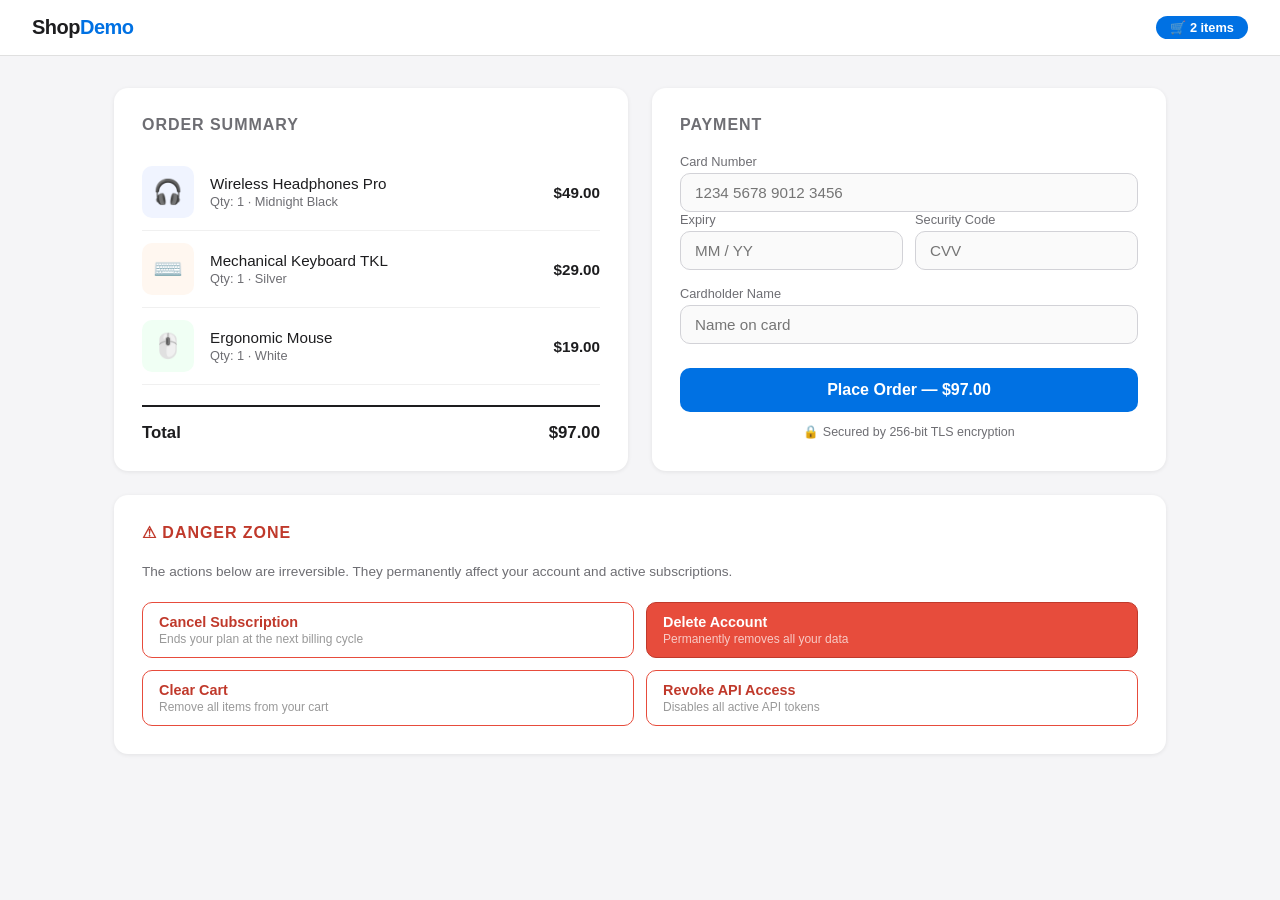
<file: demo/checkout_page.html>
<!DOCTYPE html>
<html lang="en">
<head>
  <meta charset="UTF-8">
  <meta name="viewport" content="width=device-width, initial-scale=1.0">
  <title>ShopDemo — Checkout</title>
  <style>
    *, *::before, *::after { box-sizing: border-box; margin: 0; padding: 0; }

    body {
      font-family: -apple-system, BlinkMacSystemFont, "Segoe UI", Roboto, sans-serif;
      background: #f5f5f7;
      color: #1d1d1f;
      min-height: 100vh;
    }

    /* ── Header ── */
    header {
      background: #fff;
      border-bottom: 1px solid #e0e0e0;
      padding: 0 2rem;
      height: 56px;
      display: flex;
      align-items: center;
      justify-content: space-between;
    }
    .logo { font-size: 1.25rem; font-weight: 700; color: #1d1d1f; letter-spacing: -0.5px; }
    .logo span { color: #0071e3; }
    .cart-badge {
      background: #0071e3;
      color: #fff;
      border-radius: 20px;
      padding: 4px 14px;
      font-size: 0.8rem;
      font-weight: 600;
    }

    /* ── Layout ── */
    main {
      max-width: 1100px;
      width: 100%;
      margin: 2rem auto;
      padding: 0 1.5rem;
      display: grid;
      grid-template-columns: 1fr 1fr;
      gap: 1.5rem;
    }

    @media (max-width: 680px) {
      main { grid-template-columns: 1fr; padding: 0 1rem; }
      .danger-zone { grid-column: 1; }
      .danger-grid { grid-template-columns: 1fr; }
    }

    .card {
      background: #fff;
      border-radius: 14px;
      padding: 1.75rem;
      box-shadow: 0 1px 4px rgba(0,0,0,.08);
    }

    h2 {
      font-size: 1rem;
      font-weight: 600;
      color: #6e6e73;
      text-transform: uppercase;
      letter-spacing: .06em;
      margin-bottom: 1.25rem;
    }

    /* ── Order summary ── */
    .order-item {
      display: flex;
      align-items: center;
      gap: 1rem;
      padding: 0.75rem 0;
      border-bottom: 1px solid #f0f0f0;
    }
    .order-item:last-of-type { border-bottom: none; }
    .item-thumb {
      width: 52px;
      height: 52px;
      border-radius: 10px;
      display: flex;
      align-items: center;
      justify-content: center;
      font-size: 1.5rem;
      flex-shrink: 0;
    }
    .item-name  { font-weight: 500; font-size: 0.95rem; }
    .item-qty   { font-size: 0.8rem; color: #6e6e73; margin-top: 2px; }
    .item-price { margin-left: auto; font-weight: 600; font-size: 0.95rem; }

    .order-total {
      display: flex;
      justify-content: space-between;
      margin-top: 1.25rem;
      padding-top: 1rem;
      border-top: 2px solid #1d1d1f;
      font-weight: 700;
      font-size: 1.05rem;
    }

    /* ── Payment form ── */
    label {
      display: block;
      font-size: 0.8rem;
      font-weight: 500;
      color: #6e6e73;
      margin-bottom: 4px;
      margin-top: 1rem;
    }
    label:first-of-type { margin-top: 0; }

    input[type="text"],
    input[type="tel"] {
      width: 100%;
      padding: 10px 14px;
      border: 1.5px solid #d2d2d7;
      border-radius: 10px;
      font-size: 0.95rem;
      outline: none;
      transition: border-color .15s;
      background: #fafafa;
    }
    input:focus { border-color: #0071e3; background: #fff; }

    .row-2 { display: grid; grid-template-columns: 1fr 1fr; gap: 0.75rem; }

    .btn-primary {
      margin-top: 1.5rem;
      width: 100%;
      padding: 13px;
      background: #0071e3;
      color: #fff;
      border: none;
      border-radius: 10px;
      font-size: 1rem;
      font-weight: 600;
      cursor: pointer;
      transition: background .15s;
    }
    .btn-primary:hover { background: #0077ed; }

    .secure-note {
      margin-top: 0.75rem;
      text-align: center;
      font-size: 0.78rem;
      color: #6e6e73;
    }

    /* ── Danger zone ── */
    .danger-zone {
      grid-column: 1 / -1;
    }
    .danger-zone h2 { color: #c0392b; }
    .danger-zone .warning-label {
      font-size: 0.85rem;
      color: #6e6e73;
      margin-bottom: 1.25rem;
      line-height: 1.5;
    }

    .danger-grid {
      display: grid;
      grid-template-columns: repeat(2, 1fr);
      gap: 0.75rem;
    }

    .btn-danger {
      padding: 11px 16px;
      border: 1.5px solid #e74c3c;
      background: #fff;
      color: #c0392b;
      border-radius: 10px;
      font-size: 0.9rem;
      font-weight: 600;
      cursor: pointer;
      transition: background .15s, color .15s;
      text-align: left;
    }
    .btn-danger:hover { background: #fdf0ef; }
    .btn-danger .action-label { display: block; }
    .btn-danger .action-desc  { display: block; font-size: 0.75rem; font-weight: 400; color: #999; margin-top: 2px; }

    .btn-danger-hard {
      background: #e74c3c;
      color: #fff;
      border-color: #c0392b;
    }
    .btn-danger-hard:hover { background: #c0392b; }
    .btn-danger-hard .action-desc { color: rgba(255,255,255,.7); }

    /* ── Toast notifications ── */
    #toast-container {
      position: fixed;
      top: 72px;
      right: 1.5rem;
      display: flex;
      flex-direction: column;
      gap: 0.5rem;
      z-index: 9999;
    }
    .toast {
      display: flex;
      align-items: flex-start;
      gap: 0.6rem;
      background: #fff;
      border-radius: 12px;
      padding: 12px 16px;
      box-shadow: 0 4px 20px rgba(0,0,0,.15);
      min-width: 260px;
      max-width: 340px;
      border-left: 4px solid #0071e3;
      animation: toast-in .2s ease;
      transition: opacity .3s, transform .3s;
    }
    .toast.danger { border-left-color: #e74c3c; }
    .toast.fading { opacity: 0; transform: translateX(20px); }
    .toast-icon  { font-size: 1.1rem; flex-shrink: 0; margin-top: 1px; }
    .toast-body  { flex: 1; }
    .toast-title { font-size: 0.88rem; font-weight: 600; color: #1d1d1f; }
    .toast-sub   { font-size: 0.76rem; color: #6e6e73; margin-top: 2px; }
    @keyframes toast-in {
      from { opacity: 0; transform: translateX(20px); }
      to   { opacity: 1; transform: translateX(0); }
    }
  </style>
</head>
<body>

<header>
  <div class="logo">Shop<span>Demo</span></div>
  <div class="cart-badge">🛒 2 items</div>
</header>

<main>

  <!-- ── Order Summary ── -->
  <div class="card">
    <h2>Order Summary</h2>

    <div class="order-item">
      <div class="item-thumb" style="background:#f0f4ff;">🎧</div>
      <div>
        <div class="item-name">Wireless Headphones Pro</div>
        <div class="item-qty">Qty: 1 · Midnight Black</div>
      </div>
      <div class="item-price">$49.00</div>
    </div>

    <div class="order-item">
      <div class="item-thumb" style="background:#fff7f0;">⌨️</div>
      <div>
        <div class="item-name">Mechanical Keyboard TKL</div>
        <div class="item-qty">Qty: 1 · Silver</div>
      </div>
      <div class="item-price">$29.00</div>
    </div>

    <div class="order-item">
      <div class="item-thumb" style="background:#f0fff4;">🖱️</div>
      <div>
        <div class="item-name">Ergonomic Mouse</div>
        <div class="item-qty">Qty: 1 · White</div>
      </div>
      <div class="item-price">$19.00</div>
    </div>

    <div class="order-total">
      <span>Total</span>
      <span>$97.00</span>
    </div>
  </div>

  <!-- ── Payment Form ── -->
  <div class="card">
    <h2>Payment</h2>

    <label for="card-number">Card Number</label>
    <input
      id="card-number"
      type="tel"
      placeholder="1234 5678 9012 3456"
      autocomplete="cc-number"
      inputmode="numeric"
      maxlength="19"
    >

    <div class="row-2">
      <div>
        <label for="card-expiry">Expiry</label>
        <input
          id="card-expiry"
          type="tel"
          placeholder="MM / YY"
          autocomplete="cc-exp"
          maxlength="7"
        >
      </div>
      <div>
        <label for="card-cvv">Security Code</label>
        <input
          id="card-cvv"
          type="tel"
          placeholder="CVV"
          autocomplete="cc-csc"
          maxlength="4"
        >
      </div>
    </div>

    <label for="cardholder">Cardholder Name</label>
    <input
      id="cardholder"
      type="text"
      placeholder="Name on card"
      autocomplete="cc-name"
    >

    <button id="place-order" class="btn-primary">Place Order — $97.00</button>
    <p class="secure-note">🔒 Secured by 256-bit TLS encryption</p>
  </div>

  <!-- ── Danger Zone ── -->
  <div class="card danger-zone">
    <h2>⚠ Danger Zone</h2>
    <p class="warning-label">
      The actions below are irreversible. They permanently affect your account and active subscriptions.
    </p>
    <div class="danger-grid">

      <button id="cancel-subscription" class="btn-danger">
        <span class="action-label">Cancel Subscription</span>
        <span class="action-desc">Ends your plan at the next billing cycle</span>
      </button>

      <button id="delete-account" class="btn-danger btn-danger-hard">
        <span class="action-label">Delete Account</span>
        <span class="action-desc">Permanently removes all your data</span>
      </button>

      <button id="clear-cart" class="btn-danger">
        <span class="action-label">Clear Cart</span>
        <span class="action-desc">Remove all items from your cart</span>
      </button>

      <button id="revoke-access" class="btn-danger">
        <span class="action-label">Revoke API Access</span>
        <span class="action-desc">Disables all active API tokens</span>
      </button>

    </div>
  </div>

</main>

<div id="toast-container"></div>

<script>
  const BUTTONS = {
    'place-order':          { label: 'Place Order',          icon: '💳', danger: false },
    'cancel-subscription':  { label: 'Cancel Subscription',  icon: '⚠️', danger: true  },
    'delete-account':       { label: 'Delete Account',       icon: '🗑️', danger: true  },
    'clear-cart':           { label: 'Clear Cart',           icon: '🛒', danger: true  },
    'revoke-access':        { label: 'Revoke API Access',    icon: '🔑', danger: true  },
  };

  function showToast(id, clicked) {
    const cfg = BUTTONS[id];
    if (!cfg) return;
    const container = document.getElementById('toast-container');
    const toast = document.createElement('div');
    toast.className = 'toast' + (cfg.danger ? ' danger' : '');
    toast.innerHTML = `
      <div class="toast-icon">${cfg.icon}</div>
      <div class="toast-body">
        <div class="toast-title">${cfg.label}</div>
        <div class="toast-sub">${clicked ? 'Button clicked by agent' : 'Click blocked'}</div>
      </div>`;
    container.appendChild(toast);
    setTimeout(() => {
      toast.classList.add('fading');
      setTimeout(() => toast.remove(), 350);
    }, 3000);
  }

  Object.keys(BUTTONS).forEach(id => {
    const el = document.getElementById(id);
    if (el) el.addEventListener('click', () => showToast(id, true));
  });
</script>

</body>
</html>
</file>
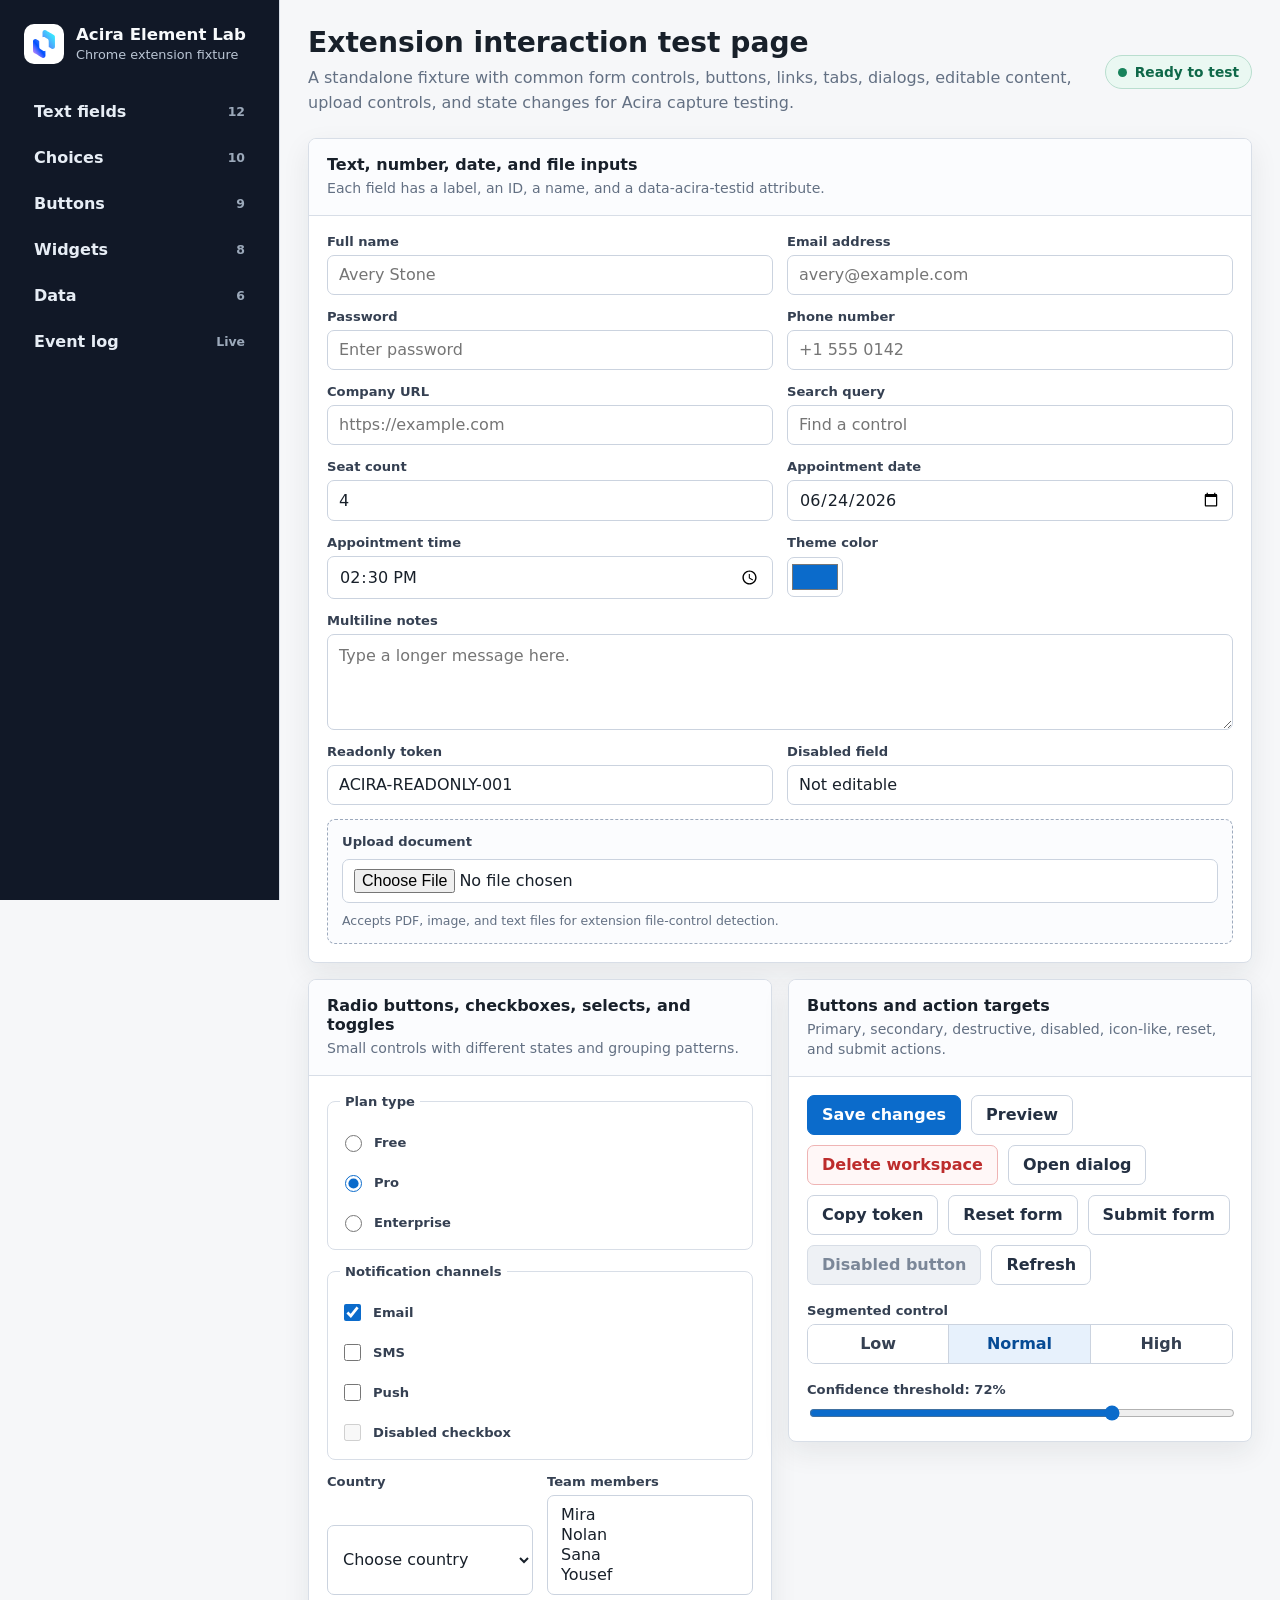
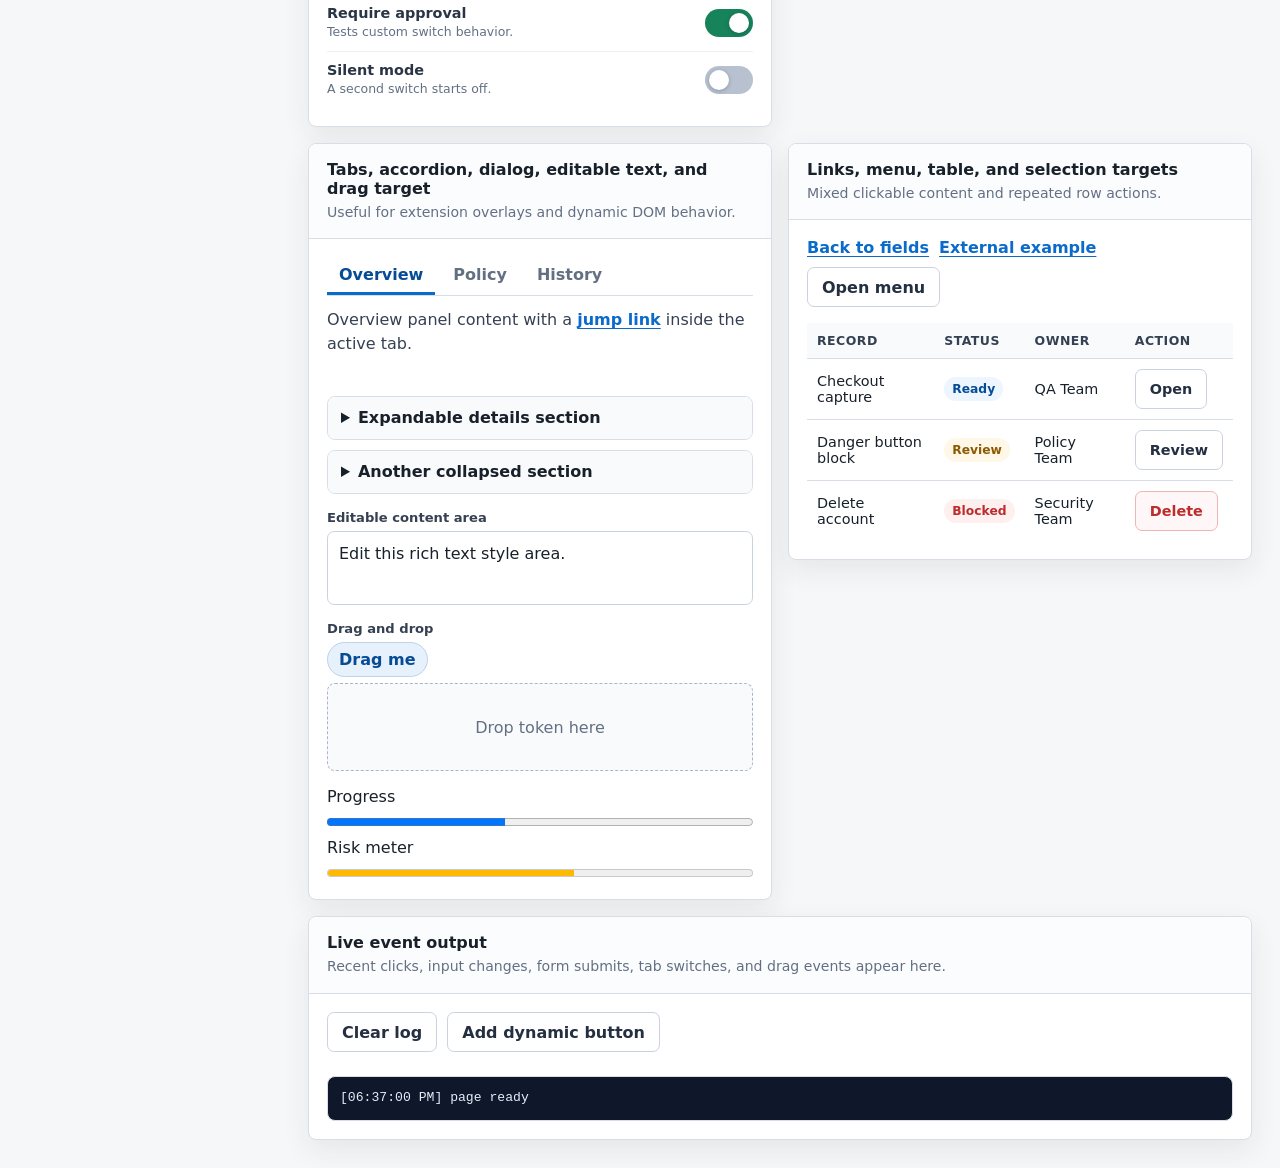
<file: demo/element_lab.html>
<!DOCTYPE html>
<html lang="en">
<head>
  <meta charset="UTF-8">
  <meta name="viewport" content="width=device-width, initial-scale=1.0">
  <title>Acira Extension Element Lab</title>
  <style>
    *, *::before, *::after {
      box-sizing: border-box;
    }

    :root {
      --bg: #f6f7f9;
      --surface: #ffffff;
      --surface-muted: #eef2f6;
      --ink: #18202a;
      --muted: #637083;
      --line: #d8dee7;
      --brand: #0b6bcb;
      --brand-strong: #064b95;
      --accent: #17835b;
      --danger: #bd2c2c;
      --focus: #f3b43f;
      --shadow: 0 10px 28px rgba(24, 32, 42, 0.08);
    }

    body {
      margin: 0;
      min-height: 100vh;
      font-family: Inter, ui-sans-serif, system-ui, -apple-system, BlinkMacSystemFont, "Segoe UI", sans-serif;
      background: var(--bg);
      color: var(--ink);
    }

    a {
      color: var(--brand);
      font-weight: 650;
      text-decoration-thickness: 1px;
      text-underline-offset: 3px;
    }

    button,
    input,
    select,
    textarea {
      font: inherit;
    }

    button,
    [role="button"],
    summary,
    label,
    input,
    select,
    textarea {
      touch-action: manipulation;
    }

    button:focus-visible,
    a:focus-visible,
    input:focus-visible,
    select:focus-visible,
    textarea:focus-visible,
    summary:focus-visible,
    [tabindex]:focus-visible {
      outline: 3px solid var(--focus);
      outline-offset: 2px;
    }

    .app-shell {
      min-height: 100vh;
      display: grid;
      grid-template-columns: 280px minmax(0, 1fr);
    }

    aside {
      position: sticky;
      top: 0;
      height: 100vh;
      padding: 24px;
      border-right: 1px solid var(--line);
      background: #111827;
      color: #f8fafc;
      overflow-y: auto;
    }

    .brand {
      display: flex;
      align-items: center;
      gap: 12px;
      margin-bottom: 28px;
    }

    .brand img {
      width: 40px;
      height: 40px;
      border-radius: 10px;
      background: #ffffff;
      object-fit: contain;
      padding: 6px;
    }

    .brand-name {
      display: block;
      font-size: 1.04rem;
      font-weight: 760;
      line-height: 1.1;
    }

    .brand-subtitle {
      display: block;
      margin-top: 3px;
      color: #bac5d4;
      font-size: 0.8rem;
    }

    nav {
      display: grid;
      gap: 8px;
    }

    nav a {
      display: flex;
      align-items: center;
      justify-content: space-between;
      min-height: 38px;
      padding: 9px 10px;
      border-radius: 7px;
      color: #e7edf5;
      text-decoration: none;
      font-weight: 620;
    }

    nav a:hover {
      background: rgba(255, 255, 255, 0.1);
    }

    nav span {
      color: #9ca9ba;
      font-size: 0.78rem;
    }

    main {
      min-width: 0;
      padding: 28px;
    }

    .topbar {
      display: flex;
      align-items: center;
      justify-content: space-between;
      gap: 16px;
      margin-bottom: 22px;
    }

    h1 {
      margin: 0;
      font-size: clamp(1.65rem, 2.2vw, 2.35rem);
      line-height: 1.08;
      letter-spacing: 0;
    }

    .intro {
      max-width: 780px;
      margin: 8px 0 0;
      color: var(--muted);
      line-height: 1.55;
    }

    .status-pill {
      display: inline-flex;
      align-items: center;
      gap: 8px;
      flex: 0 0 auto;
      min-height: 34px;
      padding: 7px 12px;
      border-radius: 999px;
      border: 1px solid #b9decf;
      background: #eaf8f2;
      color: #0f6849;
      font-weight: 720;
      font-size: 0.86rem;
    }

    .status-dot {
      width: 9px;
      height: 9px;
      border-radius: 999px;
      background: var(--accent);
    }

    .grid {
      display: grid;
      grid-template-columns: repeat(12, minmax(0, 1fr));
      gap: 16px;
      align-items: start;
    }

    .panel {
      grid-column: span 6;
      background: var(--surface);
      border: 1px solid var(--line);
      border-radius: 8px;
      box-shadow: var(--shadow);
      overflow: hidden;
    }

    .panel.wide {
      grid-column: 1 / -1;
    }

    .panel-header {
      padding: 16px 18px;
      border-bottom: 1px solid var(--line);
      background: #fbfcfe;
    }

    .panel-header h2 {
      margin: 0;
      font-size: 1rem;
      letter-spacing: 0;
    }

    .panel-header p {
      margin: 5px 0 0;
      color: var(--muted);
      font-size: 0.88rem;
      line-height: 1.4;
    }

    .panel-body {
      padding: 18px;
    }

    .field-grid {
      display: grid;
      grid-template-columns: repeat(2, minmax(0, 1fr));
      gap: 14px;
    }

    .field {
      display: grid;
      gap: 6px;
      min-width: 0;
    }

    .field.full {
      grid-column: 1 / -1;
    }

    .field label,
    .field legend,
    .control-label {
      color: #354052;
      font-size: 0.82rem;
      font-weight: 720;
    }

    .hint {
      color: var(--muted);
      font-size: 0.78rem;
      line-height: 1.35;
    }

    input:not([type="checkbox"]):not([type="radio"]):not([type="range"]):not([type="color"]),
    select,
    textarea {
      width: 100%;
      min-height: 40px;
      border: 1px solid #cbd3df;
      border-radius: 7px;
      background: #ffffff;
      color: var(--ink);
      padding: 9px 11px;
    }

    textarea {
      min-height: 96px;
      resize: vertical;
      line-height: 1.45;
    }

    input[readonly],
    input:disabled,
    select:disabled,
    textarea:disabled {
      color: #718096;
      background: #eef1f5;
      cursor: not-allowed;
    }

    input[type="color"] {
      width: 56px;
      height: 40px;
      padding: 2px;
      border: 1px solid #cbd3df;
      border-radius: 7px;
      background: #ffffff;
      cursor: pointer;
    }

    input[type="range"] {
      width: 100%;
      accent-color: var(--brand);
    }

    fieldset {
      margin: 0;
      padding: 12px;
      border: 1px solid var(--line);
      border-radius: 8px;
    }

    fieldset legend {
      padding: 0 5px;
    }

    .choice-list {
      display: grid;
      gap: 10px;
      margin-top: 6px;
    }

    .choice {
      display: flex;
      align-items: center;
      gap: 9px;
      min-height: 30px;
      color: #2f3a4a;
    }

    .choice input {
      width: 17px;
      height: 17px;
      accent-color: var(--brand);
    }

    .toggle-row {
      display: flex;
      align-items: center;
      justify-content: space-between;
      gap: 14px;
      min-height: 48px;
      padding: 10px 0;
      border-bottom: 1px solid #edf0f5;
    }

    .toggle-row:last-child {
      border-bottom: 0;
    }

    .toggle-copy {
      min-width: 0;
    }

    .toggle-copy strong {
      display: block;
      color: #293445;
      font-size: 0.9rem;
    }

    .switch {
      position: relative;
      display: inline-flex;
      flex: 0 0 auto;
      width: 48px;
      height: 28px;
    }

    .switch input {
      position: absolute;
      opacity: 0;
      inset: 0;
      cursor: pointer;
    }

    .slider {
      position: absolute;
      inset: 0;
      border-radius: 999px;
      background: #b8c1cf;
      transition: background 150ms ease;
    }

    .slider::after {
      content: "";
      position: absolute;
      top: 4px;
      left: 4px;
      width: 20px;
      height: 20px;
      border-radius: 999px;
      background: #ffffff;
      box-shadow: 0 1px 4px rgba(17, 24, 39, 0.25);
      transition: transform 150ms ease;
    }

    .switch input:checked + .slider {
      background: var(--accent);
    }

    .switch input:checked + .slider::after {
      transform: translateX(20px);
    }

    .button-row {
      display: flex;
      flex-wrap: wrap;
      gap: 10px;
    }

    .button {
      display: inline-flex;
      align-items: center;
      justify-content: center;
      gap: 8px;
      min-height: 40px;
      padding: 9px 14px;
      border: 1px solid #cbd3df;
      border-radius: 7px;
      background: #ffffff;
      color: #243042;
      font-weight: 730;
      cursor: pointer;
    }

    .button:hover {
      border-color: #9eaabd;
      background: #f8fafc;
    }

    .button.primary {
      border-color: var(--brand);
      background: var(--brand);
      color: #ffffff;
    }

    .button.primary:hover {
      border-color: var(--brand-strong);
      background: var(--brand-strong);
    }

    .button.danger {
      border-color: #efb4b4;
      color: var(--danger);
      background: #fff7f7;
    }

    .button:disabled {
      border-color: #d7dde6;
      background: #eef1f5;
      color: #7b8798;
      cursor: not-allowed;
    }

    .segmented {
      display: inline-grid;
      grid-template-columns: repeat(3, minmax(82px, 1fr));
      gap: 0;
      border: 1px solid #cbd3df;
      border-radius: 8px;
      overflow: hidden;
    }

    .segmented button {
      min-height: 38px;
      border: 0;
      border-right: 1px solid #cbd3df;
      background: #ffffff;
      color: #354052;
      font-weight: 720;
      cursor: pointer;
    }

    .segmented button:last-child {
      border-right: 0;
    }

    .segmented button[aria-pressed="true"] {
      background: #e7f1fc;
      color: var(--brand-strong);
    }

    .tabs {
      display: flex;
      gap: 6px;
      border-bottom: 1px solid var(--line);
      margin-bottom: 12px;
    }

    .tab {
      min-height: 38px;
      padding: 8px 12px;
      border: 0;
      border-bottom: 3px solid transparent;
      background: transparent;
      color: var(--muted);
      font-weight: 740;
      cursor: pointer;
    }

    .tab[aria-selected="true"] {
      color: var(--brand-strong);
      border-bottom-color: var(--brand);
    }

    .tab-panel {
      min-height: 72px;
      color: #354052;
      line-height: 1.45;
    }

    .hidden {
      display: none !important;
    }

    details {
      border: 1px solid var(--line);
      border-radius: 8px;
      background: #ffffff;
      overflow: hidden;
    }

    details + details {
      margin-top: 10px;
    }

    summary {
      min-height: 42px;
      padding: 11px 13px;
      font-weight: 740;
      cursor: pointer;
      background: #f8fafc;
    }

    details p {
      margin: 0;
      padding: 12px 13px 14px;
      color: #455166;
      line-height: 1.45;
      border-top: 1px solid var(--line);
    }

    .upload-zone {
      display: grid;
      gap: 10px;
      padding: 14px;
      border: 1px dashed #9daabd;
      border-radius: 8px;
      background: #fbfcfe;
    }

    .drop-zone {
      min-height: 88px;
      display: grid;
      place-items: center;
      padding: 14px;
      border: 1px dashed #a9b6c8;
      border-radius: 8px;
      background: #f8fafc;
      color: var(--muted);
      text-align: center;
    }

    .drop-zone.drag-over {
      border-color: var(--brand);
      background: #eaf3ff;
      color: var(--brand-strong);
    }

    .draggable-token {
      display: inline-flex;
      align-items: center;
      width: fit-content;
      min-height: 34px;
      padding: 7px 11px;
      border: 1px solid #bad3ee;
      border-radius: 999px;
      background: #e7f1fc;
      color: var(--brand-strong);
      font-weight: 750;
      cursor: grab;
    }

    .editable {
      min-height: 74px;
      padding: 10px 11px;
      border: 1px solid #cbd3df;
      border-radius: 7px;
      background: #ffffff;
      line-height: 1.45;
    }

    table {
      width: 100%;
      border-collapse: collapse;
      font-size: 0.9rem;
    }

    th,
    td {
      padding: 10px;
      border-bottom: 1px solid var(--line);
      text-align: left;
      vertical-align: middle;
    }

    th {
      color: #354052;
      background: #f8fafc;
      font-size: 0.78rem;
      text-transform: uppercase;
      letter-spacing: 0.04em;
    }

    tr:last-child td {
      border-bottom: 0;
    }

    .tag {
      display: inline-flex;
      min-height: 24px;
      align-items: center;
      padding: 3px 8px;
      border-radius: 999px;
      background: #edf5ff;
      color: var(--brand-strong);
      font-size: 0.77rem;
      font-weight: 760;
    }

    .tag.warning {
      background: #fff7e7;
      color: #8c5a00;
    }

    .tag.danger {
      background: #fff0f0;
      color: var(--danger);
    }

    .event-log {
      display: grid;
      gap: 8px;
      max-height: 260px;
      overflow: auto;
      padding: 12px;
      border: 1px solid var(--line);
      border-radius: 8px;
      background: #0f172a;
      color: #e5edf8;
      font-family: ui-monospace, SFMono-Regular, Consolas, "Liberation Mono", monospace;
      font-size: 0.82rem;
      line-height: 1.4;
    }

    .event-log div {
      word-break: break-word;
    }

    .toast-region {
      position: fixed;
      right: 18px;
      bottom: 18px;
      display: grid;
      gap: 8px;
      z-index: 30;
      pointer-events: none;
    }

    .toast {
      width: min(340px, calc(100vw - 36px));
      padding: 12px 14px;
      border-radius: 8px;
      border: 1px solid #bad3ee;
      background: #ffffff;
      color: #243042;
      box-shadow: 0 12px 30px rgba(17, 24, 39, 0.18);
      font-size: 0.9rem;
    }

    dialog {
      width: min(440px, calc(100vw - 32px));
      border: 0;
      border-radius: 9px;
      padding: 0;
      box-shadow: 0 24px 60px rgba(17, 24, 39, 0.3);
    }

    dialog::backdrop {
      background: rgba(17, 24, 39, 0.52);
    }

    .dialog-body {
      padding: 18px;
    }

    .dialog-body h3 {
      margin: 0 0 8px;
      font-size: 1.08rem;
    }

    .dialog-body p {
      margin: 0 0 16px;
      color: var(--muted);
      line-height: 1.45;
    }

    .meter-row {
      display: grid;
      gap: 8px;
    }

    progress,
    meter {
      width: 100%;
      height: 16px;
    }

    .sr-only {
      position: absolute;
      width: 1px;
      height: 1px;
      padding: 0;
      margin: -1px;
      overflow: hidden;
      clip: rect(0, 0, 0, 0);
      white-space: nowrap;
      border: 0;
    }

    @media (max-width: 960px) {
      .app-shell {
        grid-template-columns: 1fr;
      }

      aside {
        position: static;
        height: auto;
      }

      nav {
        grid-template-columns: repeat(2, minmax(0, 1fr));
      }

      .panel {
        grid-column: 1 / -1;
      }
    }

    @media (max-width: 620px) {
      main {
        padding: 18px 14px;
      }

      aside {
        padding: 18px 14px;
      }

      .topbar {
        align-items: flex-start;
        flex-direction: column;
      }

      nav,
      .field-grid {
        grid-template-columns: 1fr;
      }

      .segmented {
        width: 100%;
        grid-template-columns: 1fr;
      }

      .segmented button {
        border-right: 0;
        border-bottom: 1px solid #cbd3df;
      }

      .segmented button:last-child {
        border-bottom: 0;
      }
    }
  </style>
</head>
<body>
  <div class="app-shell">
    <aside>
      <div class="brand">
        <img src="../tools/acira-capture-extension/assets/acira-logo.svg" alt="Acira">
        <div>
          <span class="brand-name">Acira Element Lab</span>
          <span class="brand-subtitle">Chrome extension fixture</span>
        </div>
      </div>
      <nav aria-label="Element sections">
        <a href="#text-fields" data-acira-testid="nav-text-fields">Text fields <span>12</span></a>
        <a href="#choice-controls" data-acira-testid="nav-choice-controls">Choices <span>10</span></a>
        <a href="#buttons-actions" data-acira-testid="nav-buttons-actions">Buttons <span>9</span></a>
        <a href="#interactive-widgets" data-acira-testid="nav-widgets">Widgets <span>8</span></a>
        <a href="#data-and-links" data-acira-testid="nav-data-links">Data <span>6</span></a>
        <a href="#event-output" data-acira-testid="nav-event-log">Event log <span>Live</span></a>
      </nav>
    </aside>

    <main>
      <div class="topbar">
        <div>
          <h1>Extension interaction test page</h1>
          <p class="intro">A standalone fixture with common form controls, buttons, links, tabs, dialogs, editable content, upload controls, and state changes for Acira capture testing.</p>
        </div>
        <div class="status-pill" role="status" aria-live="polite">
          <span class="status-dot" aria-hidden="true"></span>
          Ready to test
        </div>
      </div>

      <div class="grid">
        <section class="panel wide" id="text-fields" aria-labelledby="text-fields-title">
          <div class="panel-header">
            <h2 id="text-fields-title">Text, number, date, and file inputs</h2>
            <p>Each field has a label, an ID, a name, and a data-acira-testid attribute.</p>
          </div>
          <div class="panel-body">
            <form id="profile-form" data-acira-testid="profile-form">
              <div class="field-grid">
                <div class="field">
                  <label for="full-name">Full name</label>
                  <input id="full-name" name="fullName" data-acira-testid="input-full-name" type="text" autocomplete="name" placeholder="Avery Stone">
                </div>
                <div class="field">
                  <label for="email">Email address</label>
                  <input id="email" name="email" data-acira-testid="input-email" type="email" autocomplete="email" placeholder="avery@example.com">
                </div>
                <div class="field">
                  <label for="password">Password</label>
                  <input id="password" name="password" data-acira-testid="input-password" type="password" autocomplete="new-password" placeholder="Enter password">
                </div>
                <div class="field">
                  <label for="phone">Phone number</label>
                  <input id="phone" name="phone" data-acira-testid="input-phone" type="tel" autocomplete="tel" placeholder="+1 555 0142">
                </div>
                <div class="field">
                  <label for="company-url">Company URL</label>
                  <input id="company-url" name="companyUrl" data-acira-testid="input-company-url" type="url" placeholder="https://example.com">
                </div>
                <div class="field">
                  <label for="search-query">Search query</label>
                  <input id="search-query" name="searchQuery" data-acira-testid="input-search-query" type="search" placeholder="Find a control">
                </div>
                <div class="field">
                  <label for="quantity">Seat count</label>
                  <input id="quantity" name="quantity" data-acira-testid="input-seat-count" type="number" min="1" max="99" step="1" value="4">
                </div>
                <div class="field">
                  <label for="appointment-date">Appointment date</label>
                  <input id="appointment-date" name="appointmentDate" data-acira-testid="input-date" type="date" value="2026-06-24">
                </div>
                <div class="field">
                  <label for="appointment-time">Appointment time</label>
                  <input id="appointment-time" name="appointmentTime" data-acira-testid="input-time" type="time" value="14:30">
                </div>
                <div class="field">
                  <label for="theme-color">Theme color</label>
                  <input id="theme-color" name="themeColor" data-acira-testid="input-color" type="color" value="#0b6bcb">
                </div>
                <div class="field full">
                  <label for="message">Multiline notes</label>
                  <textarea id="message" name="message" data-acira-testid="textarea-message" placeholder="Type a longer message here."></textarea>
                </div>
                <div class="field">
                  <label for="readonly-token">Readonly token</label>
                  <input id="readonly-token" name="readonlyToken" data-acira-testid="input-readonly-token" type="text" value="ACIRA-READONLY-001" readonly>
                </div>
                <div class="field">
                  <label for="disabled-input">Disabled field</label>
                  <input id="disabled-input" name="disabledInput" data-acira-testid="input-disabled" type="text" value="Not editable" disabled>
                </div>
                <div class="field full">
                  <div class="upload-zone">
                    <label for="document-upload">Upload document</label>
                    <input id="document-upload" name="documentUpload" data-acira-testid="input-file-upload" type="file" accept=".pdf,.png,.jpg,.jpeg,.txt">
                    <span class="hint">Accepts PDF, image, and text files for extension file-control detection.</span>
                  </div>
                </div>
              </div>
            </form>
          </div>
        </section>

        <section class="panel" id="choice-controls" aria-labelledby="choice-controls-title">
          <div class="panel-header">
            <h2 id="choice-controls-title">Radio buttons, checkboxes, selects, and toggles</h2>
            <p>Small controls with different states and grouping patterns.</p>
          </div>
          <div class="panel-body">
            <div class="field-grid">
              <fieldset class="field full">
                <legend>Plan type</legend>
                <div class="choice-list">
                  <label class="choice" for="plan-free">
                    <input id="plan-free" name="planType" data-acira-testid="radio-plan-free" type="radio" value="free">
                    Free
                  </label>
                  <label class="choice" for="plan-pro">
                    <input id="plan-pro" name="planType" data-acira-testid="radio-plan-pro" type="radio" value="pro" checked>
                    Pro
                  </label>
                  <label class="choice" for="plan-enterprise">
                    <input id="plan-enterprise" name="planType" data-acira-testid="radio-plan-enterprise" type="radio" value="enterprise">
                    Enterprise
                  </label>
                </div>
              </fieldset>

              <fieldset class="field full">
                <legend>Notification channels</legend>
                <div class="choice-list">
                  <label class="choice" for="notify-email">
                    <input id="notify-email" name="notifications" data-acira-testid="checkbox-notify-email" type="checkbox" value="email" checked>
                    Email
                  </label>
                  <label class="choice" for="notify-sms">
                    <input id="notify-sms" name="notifications" data-acira-testid="checkbox-notify-sms" type="checkbox" value="sms">
                    SMS
                  </label>
                  <label class="choice" for="notify-push">
                    <input id="notify-push" name="notifications" data-acira-testid="checkbox-notify-push" type="checkbox" value="push">
                    Push
                  </label>
                  <label class="choice" for="notify-disabled">
                    <input id="notify-disabled" name="notifications" data-acira-testid="checkbox-notify-disabled" type="checkbox" value="disabled" disabled>
                    Disabled checkbox
                  </label>
                </div>
              </fieldset>

              <div class="field">
                <label for="country">Country</label>
                <select id="country" name="country" data-acira-testid="select-country">
                  <option value="">Choose country</option>
                  <option value="us">United States</option>
                  <option value="lb">Lebanon</option>
                  <option value="gb">United Kingdom</option>
                  <option value="jp">Japan</option>
                </select>
              </div>
              <div class="field">
                <label for="team-members">Team members</label>
                <select id="team-members" name="teamMembers" data-acira-testid="select-team-members" multiple size="4">
                  <option value="mira">Mira</option>
                  <option value="nolan">Nolan</option>
                  <option value="sana">Sana</option>
                  <option value="yousef">Yousef</option>
                </select>
              </div>
            </div>

            <div class="toggle-row">
              <div class="toggle-copy">
                <strong>Require approval</strong>
                <span class="hint">Tests custom switch behavior.</span>
              </div>
              <label class="switch" for="approval-toggle">
                <input id="approval-toggle" name="approvalToggle" data-acira-testid="toggle-require-approval" type="checkbox" checked>
                <span class="slider" aria-hidden="true"></span>
                <span class="sr-only">Require approval</span>
              </label>
            </div>
            <div class="toggle-row">
              <div class="toggle-copy">
                <strong>Silent mode</strong>
                <span class="hint">A second switch starts off.</span>
              </div>
              <label class="switch" for="silent-mode-toggle">
                <input id="silent-mode-toggle" name="silentModeToggle" data-acira-testid="toggle-silent-mode" type="checkbox">
                <span class="slider" aria-hidden="true"></span>
                <span class="sr-only">Silent mode</span>
              </label>
            </div>
          </div>
        </section>

        <section class="panel" id="buttons-actions" aria-labelledby="buttons-actions-title">
          <div class="panel-header">
            <h2 id="buttons-actions-title">Buttons and action targets</h2>
            <p>Primary, secondary, destructive, disabled, icon-like, reset, and submit actions.</p>
          </div>
          <div class="panel-body">
            <div class="button-row">
              <button class="button primary" id="save-button" data-acira-testid="button-save" type="button">Save changes</button>
              <button class="button" id="preview-button" data-acira-testid="button-preview" type="button">Preview</button>
              <button class="button danger" id="delete-button" data-acira-testid="button-delete" type="button">Delete workspace</button>
              <button class="button" id="open-dialog-button" data-acira-testid="button-open-dialog" type="button">Open dialog</button>
              <button class="button" id="copy-button" data-acira-testid="button-copy" type="button">Copy token</button>
              <button class="button" id="reset-button" data-acira-testid="button-reset" type="reset" form="profile-form">Reset form</button>
              <button class="button" id="submit-button" data-acira-testid="button-submit" type="submit" form="profile-form">Submit form</button>
              <button class="button" id="disabled-button" data-acira-testid="button-disabled" type="button" disabled>Disabled button</button>
              <button class="button" id="tiny-icon-button" data-acira-testid="button-icon-only" type="button" aria-label="Refresh activity">Refresh</button>
            </div>

            <div class="field" style="margin-top: 18px;">
              <span class="control-label">Segmented control</span>
              <div class="segmented" role="group" aria-label="Priority">
                <button type="button" data-acira-testid="segment-low" aria-pressed="false">Low</button>
                <button type="button" data-acira-testid="segment-normal" aria-pressed="true">Normal</button>
                <button type="button" data-acira-testid="segment-high" aria-pressed="false">High</button>
              </div>
            </div>

            <div class="field" style="margin-top: 18px;">
              <label for="confidence-range">Confidence threshold: <output id="confidence-output" for="confidence-range">72</output>%</label>
              <input id="confidence-range" name="confidenceRange" data-acira-testid="slider-confidence" type="range" min="0" max="100" step="1" value="72">
            </div>
          </div>
        </section>

        <section class="panel" id="interactive-widgets" aria-labelledby="interactive-widgets-title">
          <div class="panel-header">
            <h2 id="interactive-widgets-title">Tabs, accordion, dialog, editable text, and drag target</h2>
            <p>Useful for extension overlays and dynamic DOM behavior.</p>
          </div>
          <div class="panel-body">
            <div class="tabs" role="tablist" aria-label="Test tabs">
              <button class="tab" id="tab-overview" role="tab" aria-selected="true" aria-controls="panel-overview" data-acira-testid="tab-overview" type="button">Overview</button>
              <button class="tab" id="tab-policy" role="tab" aria-selected="false" aria-controls="panel-policy" data-acira-testid="tab-policy" type="button">Policy</button>
              <button class="tab" id="tab-history" role="tab" aria-selected="false" aria-controls="panel-history" data-acira-testid="tab-history" type="button">History</button>
            </div>
            <div id="panel-overview" class="tab-panel" role="tabpanel" aria-labelledby="tab-overview">Overview panel content with a <a href="#data-and-links" data-acira-testid="link-inline-data">jump link</a> inside the active tab.</div>
            <div id="panel-policy" class="tab-panel hidden" role="tabpanel" aria-labelledby="tab-policy">Policy panel content. Use this to test tab selection and hidden content.</div>
            <div id="panel-history" class="tab-panel hidden" role="tabpanel" aria-labelledby="tab-history">History panel content. This appears only after selecting the History tab.</div>

            <div style="margin-top: 16px;">
              <details data-acira-testid="details-basic">
                <summary>Expandable details section</summary>
                <p>This native details element is useful for testing disclosure controls and summary clicks.</p>
              </details>
              <details data-acira-testid="details-second">
                <summary>Another collapsed section</summary>
                <p>This section starts collapsed and has a separate target fingerprint.</p>
              </details>
            </div>

            <div class="field" style="margin-top: 16px;">
              <label for="editable-notes">Editable content area</label>
              <div id="editable-notes" class="editable" data-acira-testid="contenteditable-notes" contenteditable="true" role="textbox" aria-multiline="true">Edit this rich text style area.</div>
            </div>

            <div class="field" style="margin-top: 16px;">
              <span class="control-label">Drag and drop</span>
              <span id="draggable-token" class="draggable-token" data-acira-testid="draggable-token" draggable="true">Drag me</span>
              <div id="drop-zone" class="drop-zone" data-acira-testid="drop-zone">Drop token here</div>
            </div>

            <div class="meter-row" style="margin-top: 16px;">
              <label for="progress-demo">Progress</label>
              <progress id="progress-demo" data-acira-testid="progress-demo" value="42" max="100">42%</progress>
              <label for="meter-demo">Risk meter</label>
              <meter id="meter-demo" data-acira-testid="meter-demo" min="0" low="35" high="75" optimum="20" max="100" value="58">58</meter>
            </div>
          </div>
        </section>

        <section class="panel" id="data-and-links" aria-labelledby="data-links-title">
          <div class="panel-header">
            <h2 id="data-links-title">Links, menu, table, and selection targets</h2>
            <p>Mixed clickable content and repeated row actions.</p>
          </div>
          <div class="panel-body">
            <div class="button-row" style="margin-bottom: 16px;">
              <a href="#text-fields" data-acira-testid="link-back-to-fields">Back to fields</a>
              <a href="https://example.com/" target="_blank" rel="noreferrer" data-acira-testid="link-external-example">External example</a>
              <button class="button" id="menu-button" type="button" data-acira-testid="button-menu" aria-haspopup="menu" aria-expanded="false">Open menu</button>
            </div>

            <div id="menu-popover" role="menu" class="hidden" aria-label="Action menu">
              <button class="button" role="menuitem" type="button" data-acira-testid="menuitem-archive">Archive</button>
              <button class="button" role="menuitem" type="button" data-acira-testid="menuitem-share">Share</button>
              <button class="button danger" role="menuitem" type="button" data-acira-testid="menuitem-remove">Remove</button>
            </div>

            <div style="overflow-x: auto; margin-top: 12px;">
              <table aria-label="Sample records" data-acira-testid="table-records">
                <thead>
                  <tr>
                    <th scope="col">Record</th>
                    <th scope="col">Status</th>
                    <th scope="col">Owner</th>
                    <th scope="col">Action</th>
                  </tr>
                </thead>
                <tbody>
                  <tr>
                    <td>Checkout capture</td>
                    <td><span class="tag">Ready</span></td>
                    <td>QA Team</td>
                    <td><button class="button" type="button" data-acira-testid="row-action-checkout">Open</button></td>
                  </tr>
                  <tr>
                    <td>Danger button block</td>
                    <td><span class="tag warning">Review</span></td>
                    <td>Policy Team</td>
                    <td><button class="button" type="button" data-acira-testid="row-action-danger">Review</button></td>
                  </tr>
                  <tr>
                    <td>Delete account</td>
                    <td><span class="tag danger">Blocked</span></td>
                    <td>Security Team</td>
                    <td><button class="button danger" type="button" data-acira-testid="row-action-delete">Delete</button></td>
                  </tr>
                </tbody>
              </table>
            </div>
          </div>
        </section>

        <section class="panel wide" id="event-output" aria-labelledby="event-output-title">
          <div class="panel-header">
            <h2 id="event-output-title">Live event output</h2>
            <p>Recent clicks, input changes, form submits, tab switches, and drag events appear here.</p>
          </div>
          <div class="panel-body">
            <div class="button-row" style="margin-bottom: 12px;">
              <button class="button" id="clear-log-button" type="button" data-acira-testid="button-clear-log">Clear log</button>
              <button class="button" id="add-dynamic-button" type="button" data-acira-testid="button-add-dynamic">Add dynamic button</button>
            </div>
            <div id="dynamic-area" class="button-row" style="margin-bottom: 12px;" aria-live="polite"></div>
            <div id="event-log" class="event-log" data-acira-testid="event-log" role="log" aria-live="polite"></div>
          </div>
        </section>
      </div>
    </main>
  </div>

  <dialog id="confirm-dialog" data-acira-testid="dialog-confirm">
    <div class="dialog-body">
      <h3>Confirm test action</h3>
      <p>This modal dialog tests focus handling, overlays, cancel actions, and confirm actions.</p>
      <div class="button-row">
        <button class="button primary" id="dialog-confirm-button" data-acira-testid="dialog-confirm-button" type="button">Confirm</button>
        <button class="button" id="dialog-cancel-button" data-acira-testid="dialog-cancel-button" type="button">Cancel</button>
      </div>
    </div>
  </dialog>

  <div id="toast-region" class="toast-region" aria-live="polite" aria-atomic="true"></div>

  <script>
    const log = document.getElementById("event-log");
    const toastRegion = document.getElementById("toast-region");
    const form = document.getElementById("profile-form");
    const confidenceRange = document.getElementById("confidence-range");
    const confidenceOutput = document.getElementById("confidence-output");
    const dialog = document.getElementById("confirm-dialog");
    const menuButton = document.getElementById("menu-button");
    const menuPopover = document.getElementById("menu-popover");
    const dropZone = document.getElementById("drop-zone");
    const draggableToken = document.getElementById("draggable-token");
    const dynamicArea = document.getElementById("dynamic-area");

    function now() {
      return new Date().toLocaleTimeString([], { hour: "2-digit", minute: "2-digit", second: "2-digit" });
    }

    function describeElement(element) {
      if (!element) return "unknown";
      const testId = element.getAttribute("data-acira-testid");
      const id = element.id ? "#" + element.id : "";
      const label = element.getAttribute("aria-label") || element.textContent.trim().replace(/\s+/g, " ").slice(0, 48);
      return testId || id || label || element.tagName.toLowerCase();
    }

    function addLog(message) {
      const item = document.createElement("div");
      item.textContent = "[" + now() + "] " + message;
      log.prepend(item);
    }

    function showToast(message) {
      const toast = document.createElement("div");
      toast.className = "toast";
      toast.textContent = message;
      toastRegion.appendChild(toast);
      window.setTimeout(() => toast.remove(), 2600);
    }

    document.addEventListener("click", (event) => {
      const target = event.target.closest("button, a, summary, [role='button'], [role='menuitem']");
      if (!target) return;
      addLog("click: " + describeElement(target));
    });

    document.addEventListener("change", (event) => {
      const target = event.target;
      if (!(target instanceof HTMLInputElement || target instanceof HTMLSelectElement || target instanceof HTMLTextAreaElement)) return;
      const value = target.type === "checkbox" || target.type === "radio" ? target.checked : target.value;
      addLog("change: " + describeElement(target) + " = " + value);
    });

    document.addEventListener("input", (event) => {
      const target = event.target;
      if (!(target instanceof HTMLInputElement || target instanceof HTMLTextAreaElement)) return;
      if (target.type === "range") {
        confidenceOutput.value = target.value;
      }
      addLog("input: " + describeElement(target) + " = " + target.value);
    });

    form.addEventListener("submit", (event) => {
      event.preventDefault();
      addLog("submit: profile-form");
      showToast("Profile form submitted");
    });

    document.getElementById("save-button").addEventListener("click", () => showToast("Saved test changes"));
    document.getElementById("preview-button").addEventListener("click", () => showToast("Preview action triggered"));
    document.getElementById("delete-button").addEventListener("click", () => showToast("Delete action clicked"));
    document.getElementById("copy-button").addEventListener("click", async () => {
      const text = document.getElementById("readonly-token").value;
      try {
        await navigator.clipboard.writeText(text);
        showToast("Copied token to clipboard");
      } catch {
        showToast("Copy attempted: " + text);
      }
    });
    document.getElementById("tiny-icon-button").addEventListener("click", () => showToast("Activity refreshed"));

    document.getElementById("open-dialog-button").addEventListener("click", () => {
      if (typeof dialog.showModal === "function") {
        dialog.showModal();
      } else {
        dialog.setAttribute("open", "");
      }
    });
    document.getElementById("dialog-confirm-button").addEventListener("click", () => {
      addLog("dialog: confirm");
      showToast("Dialog confirmed");
      dialog.close();
    });
    document.getElementById("dialog-cancel-button").addEventListener("click", () => {
      addLog("dialog: cancel");
      dialog.close();
    });

    document.querySelectorAll(".segmented button").forEach((button) => {
      button.addEventListener("click", () => {
        document.querySelectorAll(".segmented button").forEach((item) => item.setAttribute("aria-pressed", "false"));
        button.setAttribute("aria-pressed", "true");
        addLog("segment: " + button.textContent.trim());
      });
    });

    document.querySelectorAll("[role='tab']").forEach((tab) => {
      tab.addEventListener("click", () => {
        document.querySelectorAll("[role='tab']").forEach((item) => item.setAttribute("aria-selected", "false"));
        document.querySelectorAll("[role='tabpanel']").forEach((panel) => panel.classList.add("hidden"));
        tab.setAttribute("aria-selected", "true");
        document.getElementById(tab.getAttribute("aria-controls")).classList.remove("hidden");
        addLog("tab: " + tab.textContent.trim());
      });
    });

    menuButton.addEventListener("click", () => {
      const expanded = menuButton.getAttribute("aria-expanded") === "true";
      menuButton.setAttribute("aria-expanded", String(!expanded));
      menuPopover.classList.toggle("hidden", expanded);
    });

    document.getElementById("clear-log-button").addEventListener("click", () => {
      log.innerHTML = "";
      addLog("log cleared");
    });

    document.getElementById("add-dynamic-button").addEventListener("click", () => {
      const number = dynamicArea.children.length + 1;
      const button = document.createElement("button");
      button.className = "button";
      button.type = "button";
      button.id = "dynamic-button-" + number;
      button.setAttribute("data-acira-testid", "button-dynamic-" + number);
      button.textContent = "Dynamic button " + number;
      button.addEventListener("click", () => showToast("Dynamic button " + number + " clicked"));
      dynamicArea.appendChild(button);
      addLog("dynamic: created button " + number);
    });

    draggableToken.addEventListener("dragstart", (event) => {
      event.dataTransfer.setData("text/plain", "Acira draggable token");
      addLog("dragstart: draggable-token");
    });

    dropZone.addEventListener("dragover", (event) => {
      event.preventDefault();
      dropZone.classList.add("drag-over");
    });

    dropZone.addEventListener("dragleave", () => {
      dropZone.classList.remove("drag-over");
    });

    dropZone.addEventListener("drop", (event) => {
      event.preventDefault();
      dropZone.classList.remove("drag-over");
      dropZone.textContent = "Dropped: " + event.dataTransfer.getData("text/plain");
      addLog("drop: drop-zone");
    });

    document.querySelectorAll("input, select, textarea, button, a, summary, [contenteditable='true']").forEach((element) => {
      element.addEventListener("focus", () => addLog("focus: " + describeElement(element)));
    });

    addLog("page ready");
  </script>
</body>
</html>
</file>
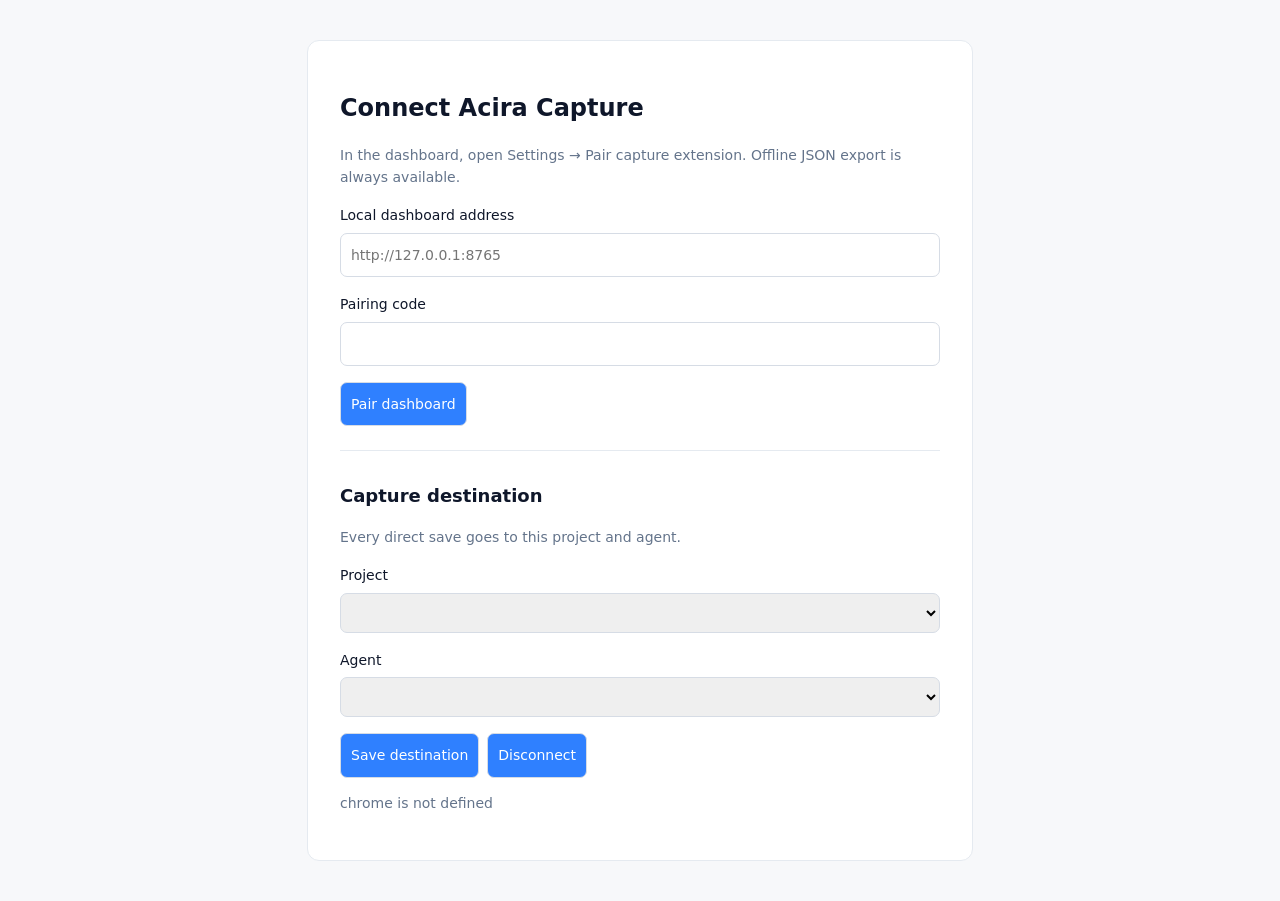
<file: tools/acira-capture-extension/connection.html>
<!doctype html>
<html lang="en">
  <head>
    <meta charset="utf-8" />
    <title>Acira Capture · Connection</title>
    <link rel="stylesheet" href="connection.css" />
    <script src="connection.js" defer></script>
  </head>
  <body>
    <main>
      <h1>Connect Acira Capture</h1>
      <p>
        In the dashboard, open Settings → Pair capture extension. Offline JSON
        export is always available.
      </p>
      <form id="pair">
        <label
          >Local dashboard address<input
            id="url"
            placeholder="http://127.0.0.1:8765"
            required /></label
        ><label
          >Pairing code<input id="code" autocomplete="off" required /></label
        ><button type="submit">Pair dashboard</button>
      </form>
      <section>
        <h2>Capture destination</h2>
        <p>Every direct save goes to this project and agent.</p>
        <label>Project<select id="project" aria-label="Project"></select></label
        ><label>Agent<select id="agent" aria-label="Agent"></select></label
        ><button id="save" type="button">Save destination</button
        ><button id="disconnect" type="button">Disconnect</button>
      </section>
      <p id="status" role="status" aria-live="polite"></p>
    </main>
  </body>
</html>
</file>
<file: tools/acira-capture-extension/connection.css>
body {
  font:
    14px/1.6 system-ui,
    sans-serif;
  background: #f7f8fa;
  color: #0f172a;
  margin: 0;
}
main {
  max-width: 600px;
  margin: 40px auto;
  background: #fff;
  padding: 32px;
  border: 1px solid #e5eaf0;
  border-radius: 12px;
}
h1 {
  font-size: 24px;
}
h2 {
  font-size: 18px;
}
p {
  color: #64748b;
}
label {
  display: grid;
  gap: 6px;
  margin: 16px 0;
}
input,
select,
button {
  font: inherit;
  padding: 10px;
  border: 1px solid #d6dce5;
  border-radius: 7px;
}
button {
  cursor: pointer;
  color: #fff;
  background: #2f80ff;
  margin-right: 8px;
}
section {
  border-top: 1px solid #e5eaf0;
  margin-top: 24px;
  padding-top: 16px;
}
:focus-visible {
  outline: 3px solid #86b7ff;
  outline-offset: 3px;
}
</file>
